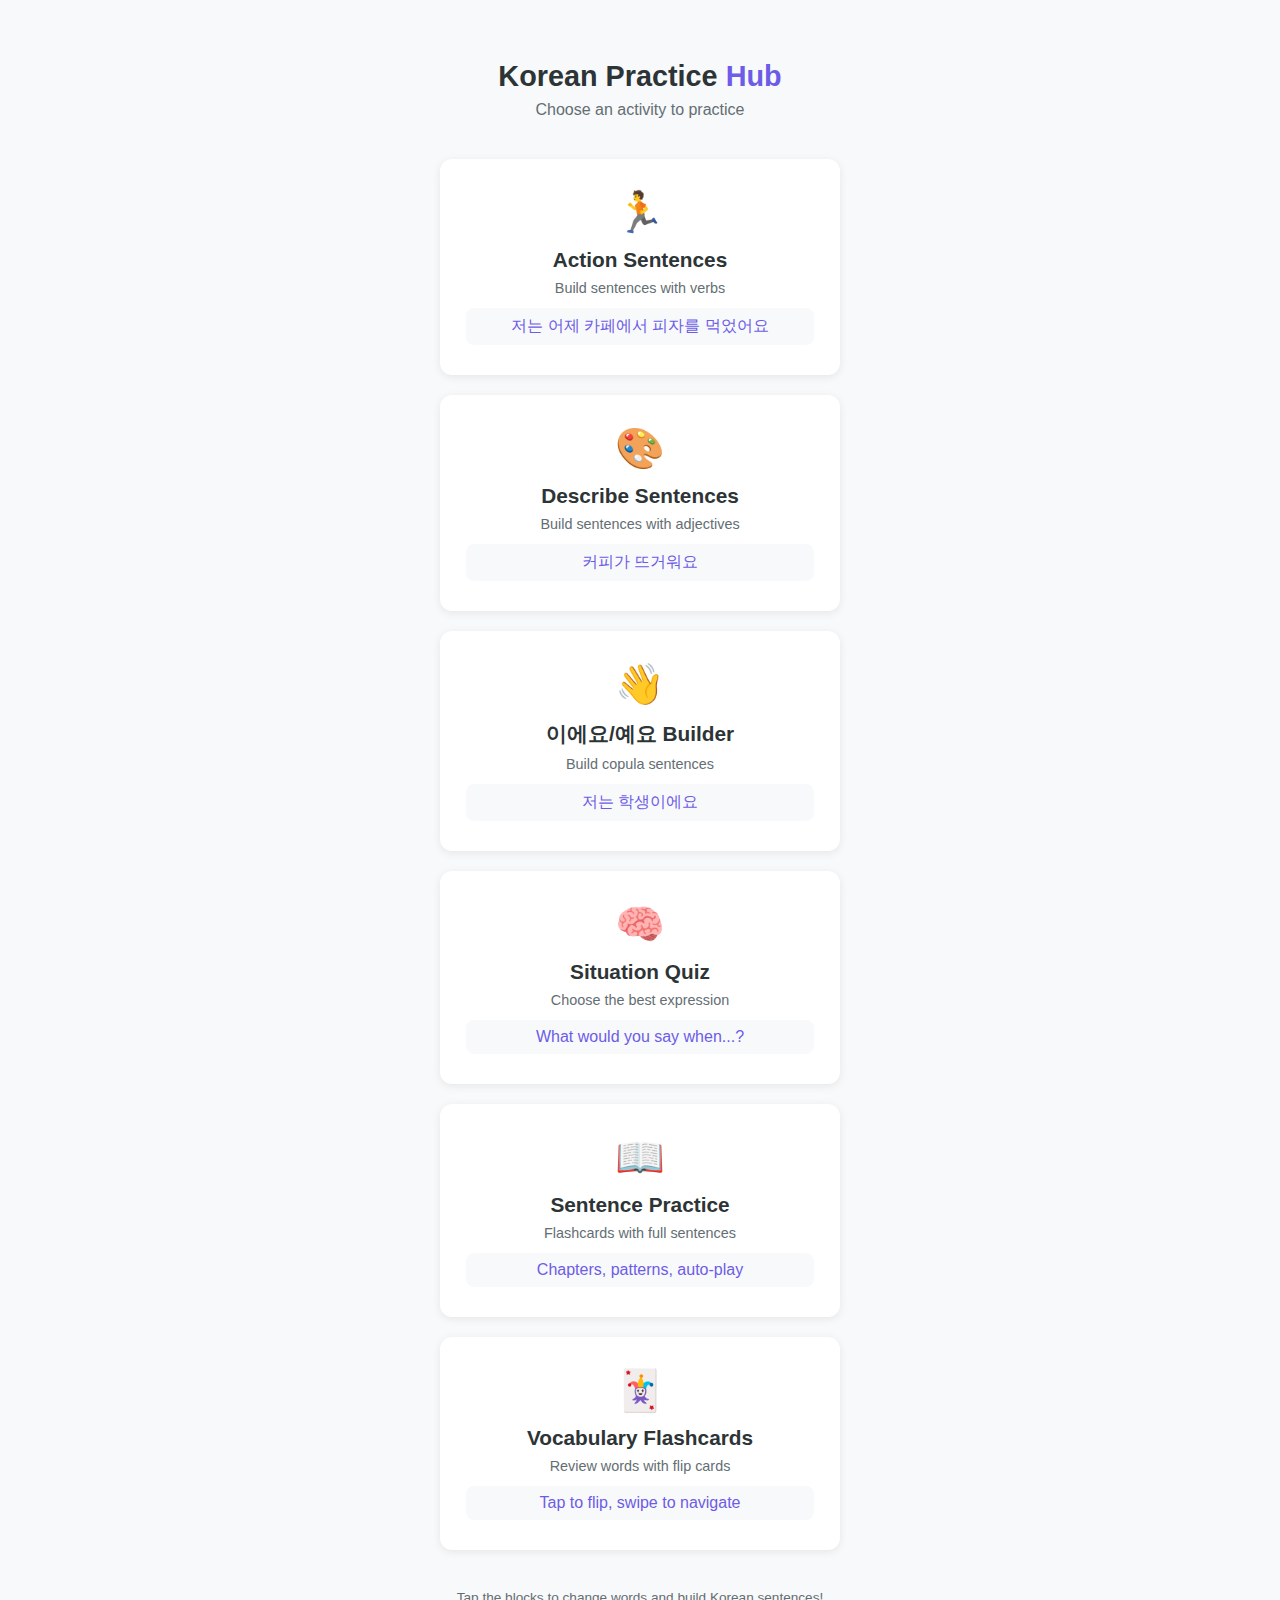
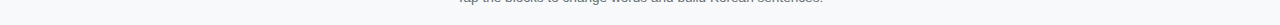
<file: index.html>
<!DOCTYPE html>
<html lang="en">
<head>
  <meta charset="UTF-8">
  <meta name="viewport" content="width=device-width, initial-scale=1.0">
  <title>Korean Practice Hub</title>
  <link rel="stylesheet" href="css/styles.css">
</head>
<body>
  <div class="container index-page">
    <header class="app-header">
      <h1>Korean Practice <span class="student-name">Hub</span></h1>
      <p class="subtitle">Choose an activity to practice</p>
    </header>

    <div class="pattern-cards">
      <a href="action.html" class="pattern-card card-action">
        <span class="card-icon">🏃</span>
        <h2>Action Sentences</h2>
        <p class="card-desc">Build sentences with verbs</p>
        <p class="card-example">저는 어제 카페에서 피자를 먹었어요</p>
      </a>

      <a href="describe.html" class="pattern-card card-describe">
        <span class="card-icon">🎨</span>
        <h2>Describe Sentences</h2>
        <p class="card-desc">Build sentences with adjectives</p>
        <p class="card-example">커피가 뜨거워요</p>
      </a>

      <a href="intro.html" class="pattern-card card-intro">
        <span class="card-icon">👋</span>
        <h2>이에요/예요 Builder</h2>
        <p class="card-desc">Build copula sentences</p>
        <p class="card-example">저는 학생이에요</p>
      </a>

      <a href="quiz.html" class="pattern-card card-quiz">
        <span class="card-icon">🧠</span>
        <h2>Situation Quiz</h2>
        <p class="card-desc">Choose the best expression</p>
        <p class="card-example">What would you say when...?</p>
      </a>

      <a href="sentences.html" class="pattern-card card-sentences">
        <span class="card-icon">📖</span>
        <h2>Sentence Practice</h2>
        <p class="card-desc">Flashcards with full sentences</p>
        <p class="card-example">Chapters, patterns, auto-play</p>
      </a>

      <a href="flashcards.html" class="pattern-card card-flashcard">
        <span class="card-icon">🃏</span>
        <h2>Vocabulary Flashcards</h2>
        <p class="card-desc">Review words with flip cards</p>
        <p class="card-example">Tap to flip, swipe to navigate</p>
      </a>
    </div>

    <footer class="app-footer">
      <p>Tap the blocks to change words and build Korean sentences!</p>
    </footer>
  </div>
  <script src="js/common.js"></script>
</body>
</html>
</file>
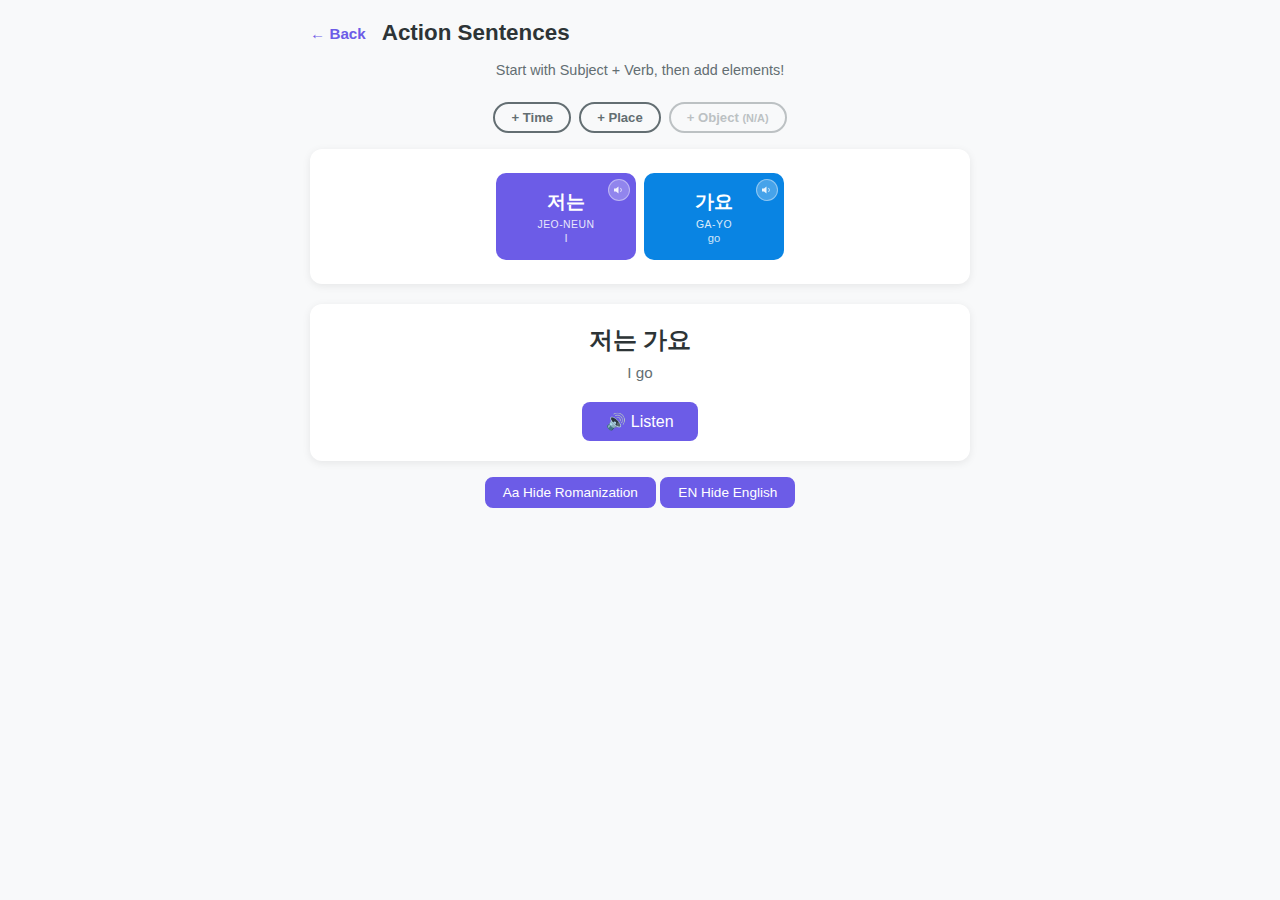
<file: action.html>
<!DOCTYPE html>
<html lang="en">
<head>
  <meta charset="UTF-8">
  <meta name="viewport" content="width=device-width, initial-scale=1.0">
  <title>Action Sentences — Hub</title>
  <link rel="stylesheet" href="css/styles.css">
</head>
<body>
  <div class="container builder-page">
    <header class="page-header">
      <a href="index.html" class="back-btn">&larr; Back</a>
      <h1>Action Sentences</h1>
    </header>

    <p class="instruction">Start with Subject + Verb, then add elements!</p>

    <div class="element-toggles">
      <button class="element-toggle" data-element="time">+ Time</button>
      <button class="element-toggle" data-element="place">+ Place</button>
      <button class="element-toggle" data-element="object">+ Object</button>
    </div>

    <div class="sentence-area" id="sentence-area">
      <div class="block-row">
        <div class="block" id="block-subject" data-slot="subject">
          <span class="block-kr"></span>
          <span class="block-rom"></span>
          <span class="block-en"></span>
        </div>
        <div class="block hidden" id="block-time" data-slot="time">
          <span class="block-kr"></span>
          <span class="block-rom"></span>
          <span class="block-en"></span>
        </div>
        <div class="block hidden" id="block-place" data-slot="place">
          <span class="block-kr"></span>
          <span class="block-rom"></span>
          <span class="block-en"></span>
        </div>
        <div class="block hidden" id="block-object" data-slot="object">
          <span class="block-kr"></span>
          <span class="block-rom"></span>
          <span class="block-en"></span>
        </div>
        <div class="block" id="block-verb" data-slot="verb">
          <span class="block-kr"></span>
          <span class="block-rom"></span>
          <span class="block-en"></span>
        </div>
      </div>
    </div>

    <div class="result-area">
      <div class="full-sentence" id="full-sentence"></div>
      <div class="translation" id="translation"></div>
      <button class="tts-btn-large" id="speak-btn" title="Listen to sentence">🔊 Listen</button>
    </div>

    <div class="rom-toggle">
      <button class="btn-rom active" id="toggle-rom">Aa Hide Romanization</button>
      <button class="btn-rom active" id="toggle-en">EN Hide English</button>
    </div>
  </div>

  <script src="js/common.js"></script>
  <script src="js/action-builder.js"></script>
</body>
</html>
</file>
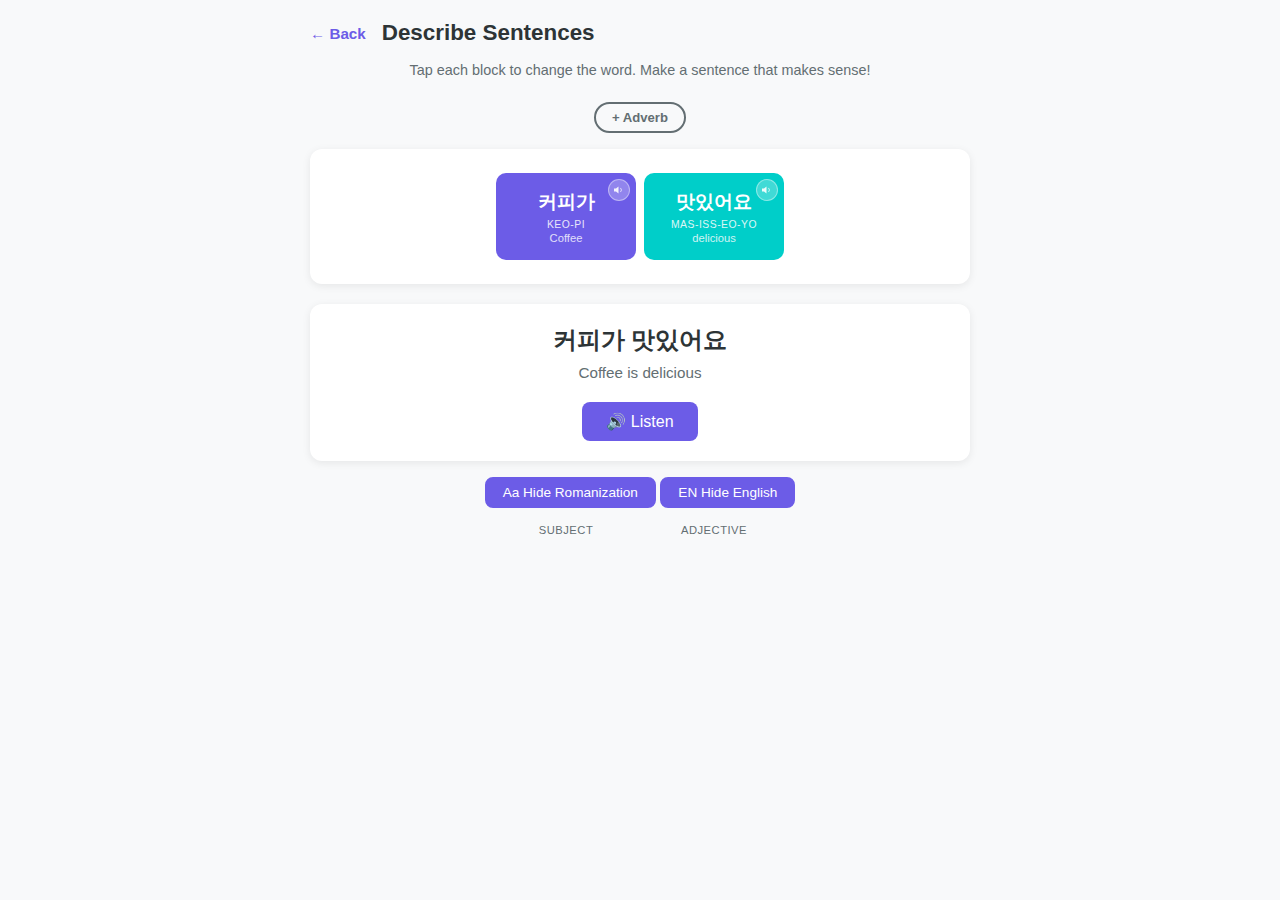
<file: describe.html>
<!DOCTYPE html>
<html lang="en">
<head>
  <meta charset="UTF-8">
  <meta name="viewport" content="width=device-width, initial-scale=1.0">
  <title>Describe Sentences — Hub</title>
  <link rel="stylesheet" href="css/styles.css">
</head>
<body>
  <div class="container builder-page">
    <header class="page-header">
      <a href="index.html" class="back-btn">&larr; Back</a>
      <h1>Describe Sentences</h1>
    </header>

    <p class="instruction">Tap each block to change the word. Make a sentence that makes sense!</p>

    <div class="element-toggles">
      <button class="element-toggle" data-element="adverb">+ Adverb</button>
    </div>

    <div class="sentence-area" id="sentence-area">
      <div class="block-row describe-row">
        <div class="block" id="block-subject" data-slot="subject">
          <span class="block-kr"></span>
          <span class="block-rom"></span>
          <span class="block-en"></span>
        </div>
        <div class="block block-adverb hidden" id="block-adverb" data-slot="adverb">
          <span class="block-kr"></span>
          <span class="block-rom"></span>
          <span class="block-en"></span>
        </div>
        <div class="block" id="block-adjective" data-slot="adjective">
          <span class="block-kr"></span>
          <span class="block-rom"></span>
          <span class="block-en"></span>
        </div>
      </div>
    </div>

    <div class="result-area">
      <div class="full-sentence" id="full-sentence"></div>
      <div class="translation" id="translation"></div>
      <button class="tts-btn-large" id="speak-btn" title="Listen to sentence">🔊 Listen</button>
    </div>

    <div class="rom-toggle">
      <button class="btn-rom active" id="toggle-rom">Aa Hide Romanization</button>
      <button class="btn-rom active" id="toggle-en">EN Hide English</button>
    </div>

    <div class="slot-labels describe-labels">
      <span>Subject</span>
      <span class="adverb-label hidden" id="adverb-label">Adverb</span>
      <span>Adjective</span>
    </div>
  </div>

  <script src="js/common.js"></script>
  <script src="js/describe-builder.js"></script>
</body>
</html>
</file>
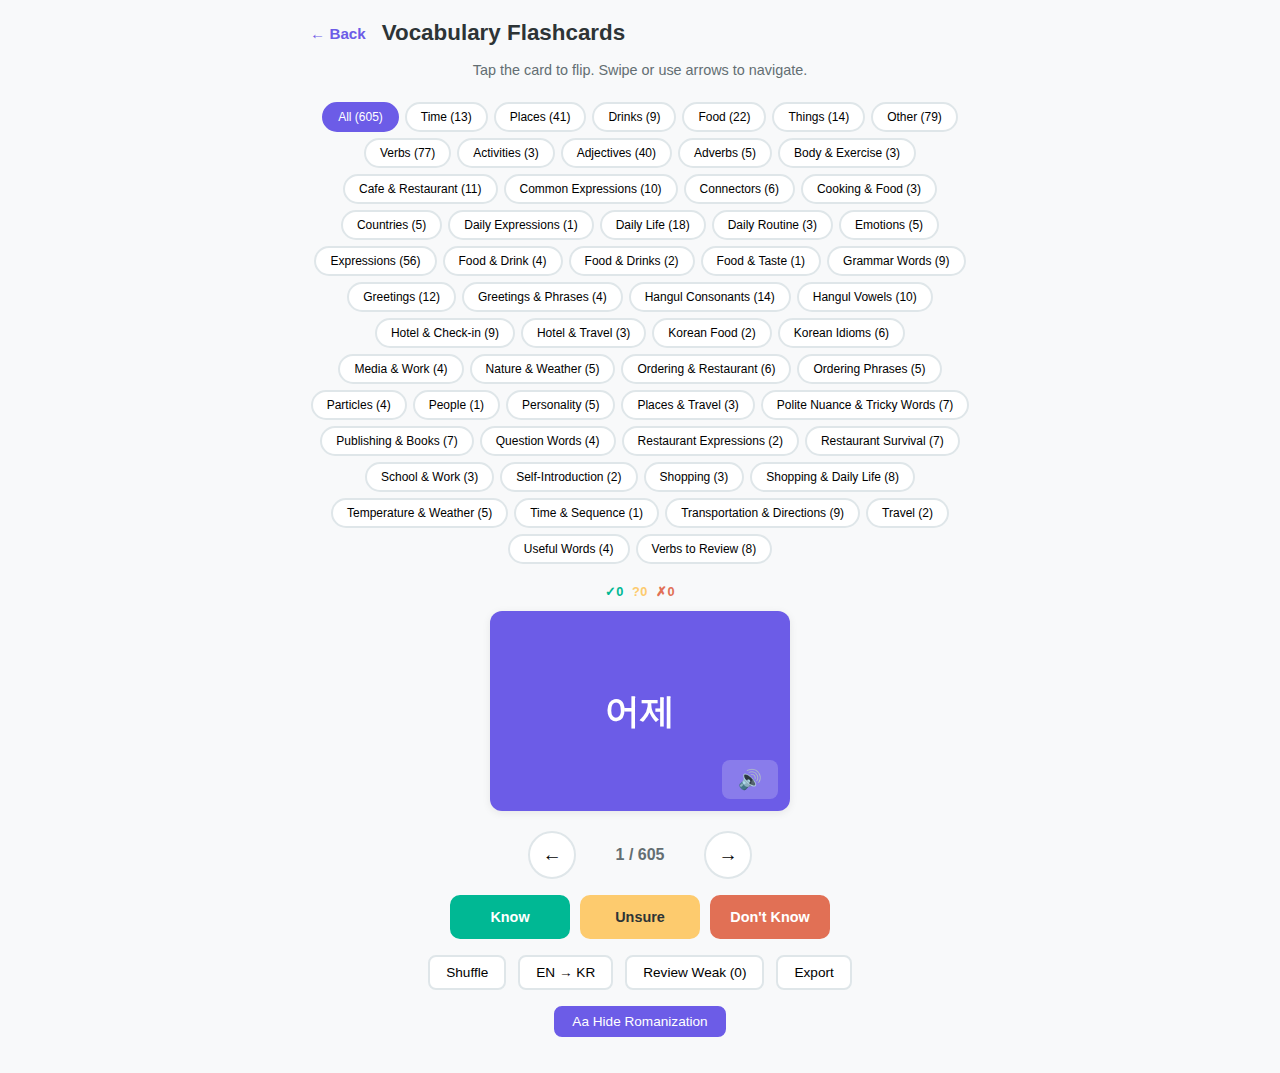
<file: flashcards.html>
<!DOCTYPE html>
<html lang="en">
<head>
  <meta charset="UTF-8">
  <meta name="viewport" content="width=device-width, initial-scale=1.0">
  <title>Flashcards — Hub</title>
  <link rel="stylesheet" href="css/styles.css">
</head>
<body>
  <div class="container builder-page">
    <header class="page-header">
      <a href="index.html" class="back-btn">&larr; Back</a>
      <h1>Vocabulary Flashcards</h1>
    </header>

    <p class="instruction">Tap the card to flip. Swipe or use arrows to navigate.</p>

    <div class="category-tabs" id="category-tabs"></div>

    <div class="review-banner hidden" id="review-banner">
      <span>Reviewing weak words</span>
      <button class="review-exit-btn" id="review-exit-btn">Show All</button>
    </div>

    <div class="mastery-stats" id="mastery-stats"></div>

    <div class="flashcard-area">
      <div class="flashcard" id="flashcard">
        <div class="flashcard-inner" id="flashcard-inner">
          <div class="flashcard-front">
            <span class="card-korean" id="card-korean"></span>
            <button class="tts-btn" id="card-tts" title="Listen">🔊</button>
          </div>
          <div class="flashcard-back">
            <span class="card-english" id="card-english"></span>
            <span class="card-romanization" id="card-romanization"></span>
          </div>
        </div>
      </div>
    </div>

    <div class="flashcard-controls">
      <button class="fc-btn" id="prev-btn">&larr;</button>
      <span class="fc-progress" id="progress">1 / 10</span>
      <button class="fc-btn" id="next-btn">&rarr;</button>
    </div>

    <div class="response-buttons" id="response-buttons">
      <button class="resp-btn resp-know" data-resp="know" title="Press 1">Know</button>
      <button class="resp-btn resp-unsure" data-resp="unsure" title="Press 2">Unsure</button>
      <button class="resp-btn resp-dont-know" data-resp="dont_know" title="Press 3">Don't Know</button>
    </div>

    <div class="flashcard-actions">
      <button class="fc-action-btn" id="shuffle-btn">Shuffle</button>
      <button class="fc-action-btn" id="direction-btn">EN &rarr; KR</button>
      <button class="fc-action-btn" id="review-weak-btn">Review Weak (0)</button>
      <button class="fc-action-btn" id="export-btn">Export</button>
    </div>

    <div class="rom-toggle">
      <button class="btn-rom active" id="toggle-rom">Aa Hide Romanization</button>
    </div>
  </div>

  <script src="js/common.js"></script>
  <script src="js/flashcard.js"></script>
</body>
</html>
</file>
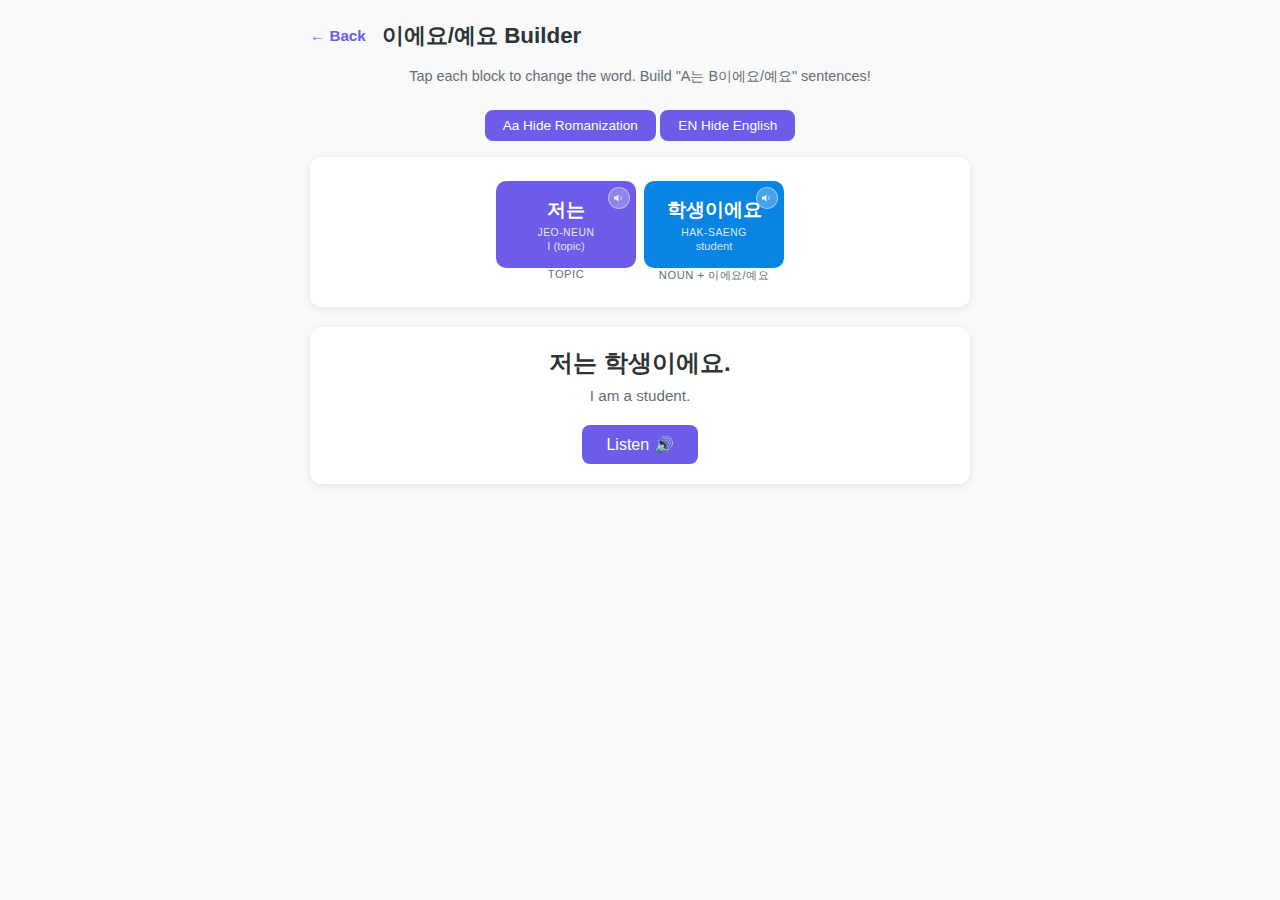
<file: intro.html>
<!DOCTYPE html>
<html lang="en">
<head>
  <meta charset="UTF-8">
  <meta name="viewport" content="width=device-width, initial-scale=1.0">
  <title>이에요/예요 Builder — Hub</title>
  <link rel="stylesheet" href="css/styles.css">
</head>
<body>
  <div class="container builder-page">
    <header class="page-header">
      <a href="index.html" class="back-btn">&larr; Back</a>
      <h1>이에요/예요 Builder</h1>
    </header>

    <p class="instruction">Tap each block to change the word. Build "A는 B이에요/예요" sentences!</p>

    <div class="rom-toggle">
      <button class="btn-rom active" id="toggle-rom">Aa Hide Romanization</button>
      <button class="btn-rom active" id="toggle-en">EN Hide English</button>
    </div>

    <div class="sentence-area">
      <div class="block-row">
        <div class="block" data-slot="topic" id="block-topic">
          <span class="block-kr"></span>
          <span class="block-rom"></span>
          <span class="block-en"></span>
        </div>
        <div class="block" data-slot="noun" id="block-noun">
          <span class="block-kr"></span>
          <span class="block-rom"></span>
          <span class="block-en"></span>
        </div>
      </div>
      <div class="slot-labels">
        <span>TOPIC</span>
        <span>NOUN + 이에요/예요</span>
      </div>
    </div>

    <div class="result-area">
      <p class="full-sentence" id="full-sentence"></p>
      <p class="translation" id="translation"></p>
      <button class="tts-btn-large" id="tts-btn">Listen 🔊</button>
    </div>
  </div>

  <script src="js/common.js"></script>
  <script src="js/intro-builder.js"></script>
</body>
</html>
</file>
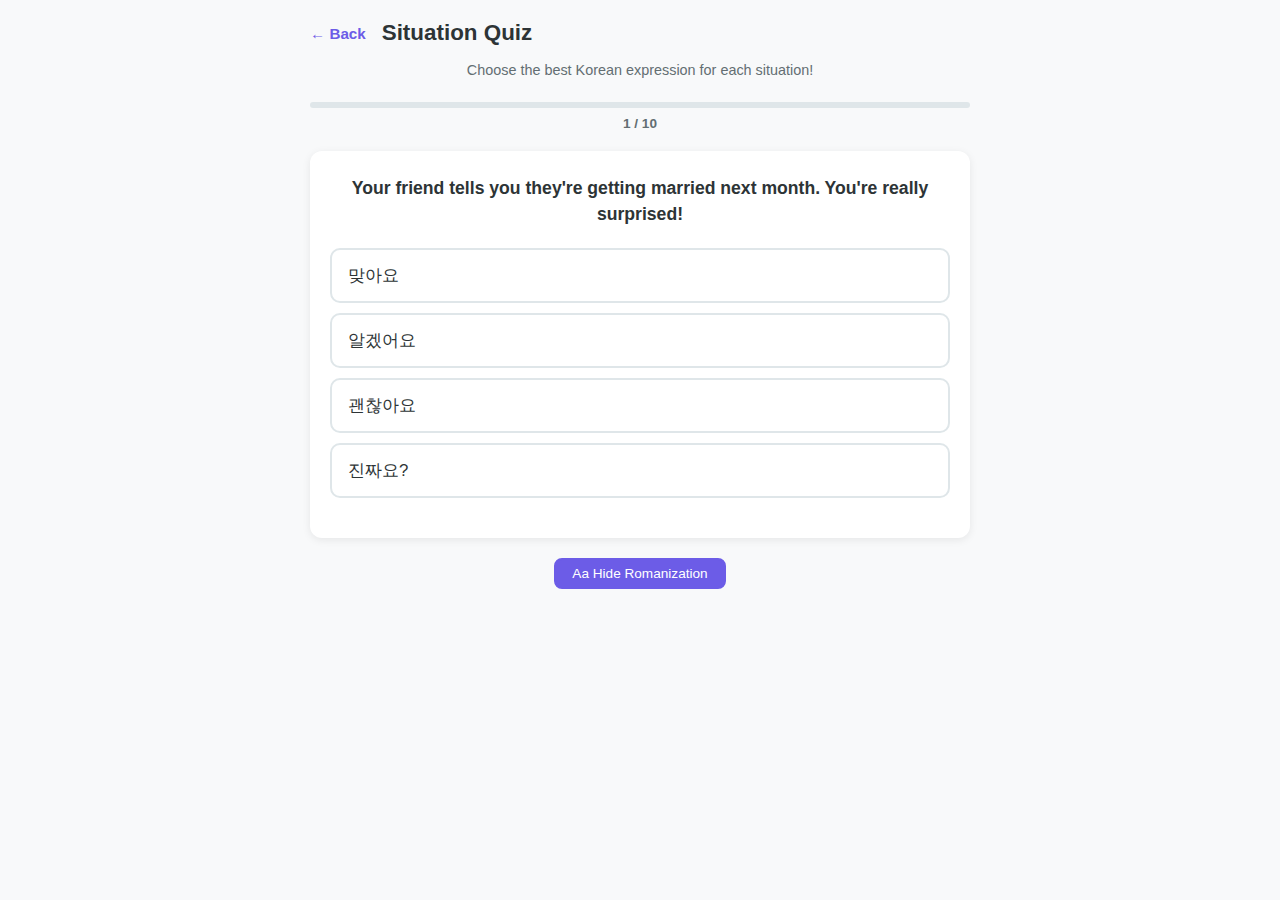
<file: quiz.html>
<!DOCTYPE html>
<html lang="en">
<head>
  <meta charset="UTF-8">
  <meta name="viewport" content="width=device-width, initial-scale=1.0">
  <title>Situation Quiz — Hub</title>
  <link rel="stylesheet" href="css/styles.css">
</head>
<body>
  <div class="container builder-page">
    <header class="page-header">
      <a href="index.html" class="back-btn">&larr; Back</a>
      <h1>Situation Quiz</h1>
    </header>

    <p class="instruction" id="quiz-desc">Choose the best Korean expression for each situation!</p>

    <!-- Progress bar -->
    <div class="quiz-progress-bar">
      <div class="quiz-progress-fill" id="progress-fill"></div>
    </div>
    <p class="quiz-progress-text" id="progress-text">1 / 10</p>

    <!-- Question card -->
    <div class="quiz-card" id="quiz-card">
      <div class="quiz-situation" id="situation-text"></div>
      <div class="quiz-options" id="options-container"></div>
      <div class="quiz-feedback hidden" id="feedback">
        <div class="feedback-icon" id="feedback-icon"></div>
        <div class="feedback-answer" id="feedback-answer"></div>
        <div class="feedback-rom" id="feedback-rom"></div>
        <div class="feedback-explain" id="feedback-explain"></div>
      </div>
      <button class="quiz-next-btn hidden" id="next-btn">Next &rarr;</button>
    </div>

    <!-- Results screen -->
    <div class="quiz-results hidden" id="results-screen">
      <div class="results-icon">🎉</div>
      <h2 id="results-title">Quiz Complete!</h2>
      <p class="results-score" id="results-score"></p>
      <div class="results-breakdown" id="results-breakdown"></div>
      <div class="results-actions">
        <button class="quiz-restart-btn" id="retry-btn">Try Again</button>
        <a href="index.html" class="quiz-home-btn">&larr; Home</a>
      </div>
    </div>

    <div class="rom-toggle">
      <button class="btn-rom active" id="toggle-rom">Aa Hide Romanization</button>
    </div>
  </div>

  <script src="js/common.js"></script>
  <script src="js/quiz.js"></script>
</body>
</html>
</file>
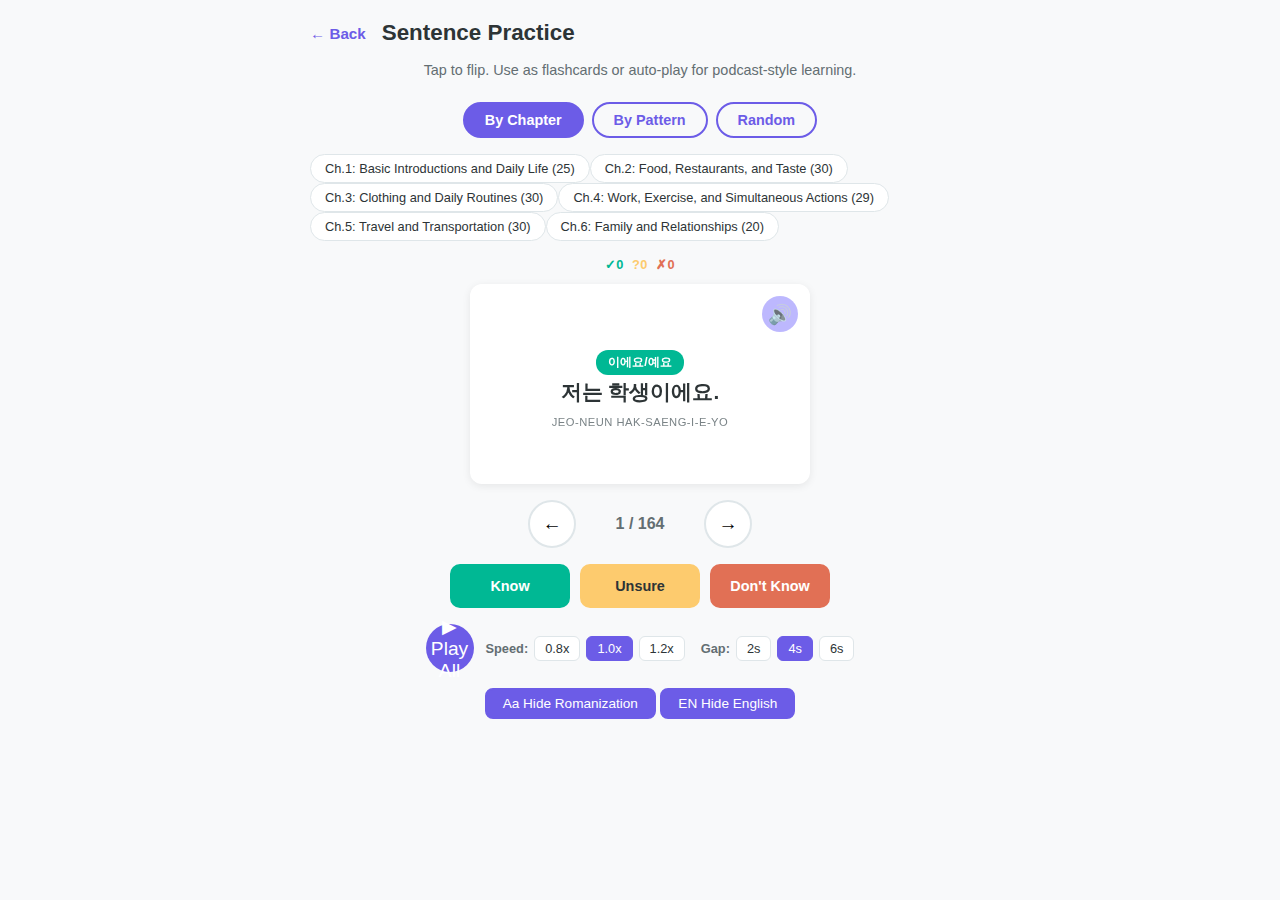
<file: sentences.html>
<!DOCTYPE html>
<html lang="en">
<head>
  <meta charset="UTF-8">
  <meta name="viewport" content="width=device-width, initial-scale=1.0">
  <title>Sentence Practice — Hub</title>
  <link rel="stylesheet" href="css/styles.css">
</head>
<body>
  <div class="container builder-page">
    <header class="page-header">
      <a href="index.html" class="back-btn">&larr; Back</a>
      <h1>Sentence Practice</h1>
    </header>

    <p class="instruction">Tap to flip. Use as flashcards or auto-play for podcast-style learning.</p>

    <!-- Mode Tabs -->
    <div class="mode-tabs" id="mode-tabs">
      <button class="mode-tab active" data-mode="chapter">By Chapter</button>
      <button class="mode-tab" data-mode="pattern">By Pattern</button>
      <button class="mode-tab" data-mode="random">Random</button>
    </div>

    <!-- Filter Panel -->
    <div class="filter-panel" id="filter-panel">
      <div class="filter-section" id="chapter-filters"></div>
      <div class="filter-section hidden" id="pattern-filters"></div>
    </div>

    <!-- Mastery Stats -->
    <div class="mastery-stats" id="mastery-stats"></div>

    <!-- Sentence Card Area -->
    <div class="sentence-card-area">
      <div class="sentence-card" id="sentence-card">
        <div class="sentence-inner" id="sentence-inner">
          <!-- Front: Korean -->
          <div class="sentence-front">
            <div class="sentence-pattern" id="pattern-tag"></div>
            <span class="sentence-kr" id="sentence-kr"></span>
            <span class="sentence-rom" id="sentence-rom"></span>
            <button class="tts-btn sentence-listen" id="card-tts" title="Listen">🔊</button>
          </div>
          <!-- Back: English + Vocab -->
          <div class="sentence-back">
            <span class="sentence-en" id="sentence-en"></span>
            <div class="sentence-vocab" id="vocab-list"></div>
          </div>
        </div>
      </div>
    </div>

    <!-- Auto-Play Progress -->
    <div class="autoplay-progress hidden" id="autoplay-progress">
      <span id="autoplay-status">Playing 1 of 25...</span>
    </div>

    <!-- Navigation -->
    <div class="flashcard-controls">
      <button class="fc-btn" id="prev-btn">&larr;</button>
      <span class="fc-progress" id="progress">0 / 0</span>
      <button class="fc-btn" id="next-btn">&rarr;</button>
    </div>

    <!-- Response Buttons -->
    <div class="response-buttons" id="response-buttons">
      <button class="resp-btn resp-know" data-resp="know" title="Press 1">Know</button>
      <button class="resp-btn resp-unsure" data-resp="unsure" title="Press 2">Unsure</button>
      <button class="resp-btn resp-dont-know" data-resp="dont_know" title="Press 3">Don't Know</button>
    </div>

    <!-- Auto-Play Controls -->
    <div class="autoplay-controls" id="autoplay-controls">
      <button class="autoplay-btn" id="play-btn">▶ Play All</button>
      <button class="autoplay-btn hidden" id="pause-btn">⏸ Pause</button>
      <button class="autoplay-btn hidden" id="stop-btn">⏹ Stop</button>

      <div class="autoplay-settings">
        <div class="setting-group">
          <label>Speed:</label>
          <button class="setting-btn" data-speed="0.8">0.8x</button>
          <button class="setting-btn active" data-speed="1.0">1.0x</button>
          <button class="setting-btn" data-speed="1.2">1.2x</button>
        </div>
        <div class="setting-group">
          <label>Gap:</label>
          <button class="setting-btn" data-gap="2000">2s</button>
          <button class="setting-btn active" data-gap="4000">4s</button>
          <button class="setting-btn" data-gap="6000">6s</button>
        </div>
      </div>
    </div>

    <!-- Toggles -->
    <div class="rom-toggle">
      <button class="btn-rom active" id="toggle-rom">Aa Hide Romanization</button>
      <button class="btn-rom active" id="toggle-en">EN Hide English</button>
    </div>
  </div>

  <script src="js/common.js"></script>
  <script src="js/sentence-practice.js"></script>
</body>
</html>
</file>
<file: css/styles.css>
/* === Korean Practice — Sentence Builder === */

:root {
  --primary: #6C5CE7;
  --primary-light: #A29BFE;
  --accent: #00B894;
  --bg: #F8F9FA;
  --card-bg: #FFFFFF;
  --text: #2D3436;
  --text-light: #636E72;
  --border: #DFE6E9;
  --shadow: 0 2px 8px rgba(0,0,0,0.08);
  --radius: 12px;

  --block-subject: #6C5CE7;
  --block-time: #FDCB6E;
  --block-place: #00B894;
  --block-object: #E17055;
  --block-verb: #0984E3;
  --block-adverb: #E84393;
  --block-adjective: #00CEC9;
}

* { box-sizing: border-box; margin: 0; padding: 0; }

body {
  font-family: -apple-system, BlinkMacSystemFont, 'Segoe UI', sans-serif;
  background: var(--bg);
  color: var(--text);
  min-height: 100vh;
}

.container {
  max-width: 700px;
  margin: 0 auto;
  padding: 20px;
}

/* --- Index Page --- */
.index-page { text-align: center; padding-top: 60px; }

.app-header h1 {
  font-size: 1.8rem;
  margin-bottom: 8px;
}

.student-name { color: var(--primary); }

.subtitle {
  color: var(--text-light);
  font-size: 1rem;
  margin-bottom: 40px;
}

.pattern-cards {
  display: flex;
  flex-direction: column;
  gap: 20px;
  max-width: 400px;
  margin: 0 auto;
}

.pattern-card {
  display: block;
  background: var(--card-bg);
  border-radius: var(--radius);
  padding: 28px 24px;
  text-decoration: none;
  color: var(--text);
  box-shadow: var(--shadow);
  border: 2px solid transparent;
  transition: transform 0.15s, border-color 0.15s;
}

.pattern-card:hover {
  transform: translateY(-2px);
  border-color: var(--primary-light);
}

.card-icon { font-size: 2.5rem; display: block; margin-bottom: 12px; }

.pattern-card h2 { font-size: 1.3rem; margin-bottom: 8px; }

.card-desc { color: var(--text-light); font-size: 0.9rem; margin-bottom: 12px; }

.card-example {
  background: var(--bg);
  padding: 8px 14px;
  border-radius: 8px;
  font-size: 1rem;
  color: var(--primary);
}

.app-footer {
  margin-top: 40px;
  color: var(--text-light);
  font-size: 0.85rem;
}

/* --- Builder Pages --- */
.page-header {
  display: flex;
  align-items: center;
  gap: 16px;
  margin-bottom: 16px;
}

.page-header h1 { font-size: 1.4rem; }

.back-btn {
  text-decoration: none;
  color: var(--primary);
  font-weight: 600;
  font-size: 0.95rem;
}

.instruction {
  color: var(--text-light);
  font-size: 0.9rem;
  margin-bottom: 24px;
  text-align: center;
}

/* --- Sentence Blocks --- */
.sentence-area {
  background: var(--card-bg);
  border-radius: var(--radius);
  padding: 24px 16px;
  box-shadow: var(--shadow);
  margin-bottom: 20px;
}

.block-row {
  display: flex;
  gap: 8px;
  flex-wrap: wrap;
  justify-content: center;
}

.block {
  flex: 1;
  min-width: 80px;
  max-width: 140px;
  padding: 14px 8px;
  border-radius: 10px;
  text-align: center;
  cursor: pointer;
  user-select: none;
  transition: transform 0.12s, box-shadow 0.12s;
  border: 2px solid transparent;
}

.block:active { transform: scale(0.95); }

.block:hover {
  box-shadow: 0 4px 12px rgba(0,0,0,0.15);
}

.block[data-slot="subject"] { background: var(--block-subject); color: #fff; }
.block[data-slot="time"] { background: var(--block-time); color: var(--text); }
.block[data-slot="place"] { background: var(--block-place); color: #fff; }
.block[data-slot="object"] { background: var(--block-object); color: #fff; }
.block[data-slot="verb"] { background: var(--block-verb); color: #fff; }
.block[data-slot="adverb"] { background: var(--block-adverb); color: #fff; }
.block[data-slot="adjective"] { background: var(--block-adjective); color: #fff; }

.block-kr {
  display: block;
  font-size: 1.2rem;
  font-weight: 700;
  margin-bottom: 4px;
}

.block-rom {
  display: block;
  font-size: 0.65rem;
  opacity: 0.85;
  margin-bottom: 2px;
  text-transform: uppercase;
  letter-spacing: 0.5px;
}

.block-en {
  display: block;
  font-size: 0.7rem;
  opacity: 0.8;
}

.block.pulse {
  animation: pulse 0.3s ease;
}

@keyframes pulse {
  0% { transform: scale(1); }
  50% { transform: scale(1.08); }
  100% { transform: scale(1); }
}

/* --- Result Area --- */
.result-area {
  text-align: center;
  padding: 20px;
  background: var(--card-bg);
  border-radius: var(--radius);
  box-shadow: var(--shadow);
  margin-bottom: 16px;
}

.full-sentence {
  font-size: 1.5rem;
  font-weight: 700;
  margin-bottom: 8px;
  color: var(--text);
  min-height: 2rem;
}

.translation {
  font-size: 0.95rem;
  color: var(--text-light);
  margin-bottom: 16px;
  min-height: 1.4rem;
}

.tts-btn-large {
  background: var(--primary);
  color: #fff;
  border: none;
  padding: 10px 24px;
  border-radius: 8px;
  font-size: 1rem;
  cursor: pointer;
  transition: background 0.15s;
}

.tts-btn-large:hover { background: var(--primary-light); }
.tts-btn-large:active { transform: scale(0.97); }

/* --- Slot Labels --- */
.slot-labels {
  display: flex;
  justify-content: center;
  gap: 8px;
  flex-wrap: wrap;
}

.slot-labels span {
  flex: 1;
  min-width: 80px;
  max-width: 140px;
  text-align: center;
  font-size: 0.7rem;
  color: var(--text-light);
  text-transform: uppercase;
  letter-spacing: 0.5px;
}

/* --- Element Toggle Buttons (Action Builder) --- */
.element-toggles {
  display: flex;
  gap: 8px;
  justify-content: center;
  margin-bottom: 16px;
  flex-wrap: wrap;
}

.element-toggle {
  background: var(--bg-card);
  color: var(--text-light);
  border: 2px solid var(--text-light);
  padding: 6px 16px;
  border-radius: 20px;
  font-size: 0.82rem;
  font-weight: 600;
  cursor: pointer;
  transition: all 0.2s;
}

.element-toggle:hover {
  background: rgba(107, 114, 128, 0.1);
}

.element-toggle.active {
  background: var(--primary);
  color: #fff;
  border-color: var(--primary);
}

.element-toggle:disabled {
  opacity: 0.4;
  cursor: not-allowed;
}

/* --- Adverb Toggle --- */
.adverb-toggle {
  text-align: center;
  margin-bottom: 16px;
}

.btn-adverb {
  background: var(--block-adverb);
  color: #fff;
  border: none;
  padding: 8px 20px;
  border-radius: 8px;
  font-size: 0.9rem;
  cursor: pointer;
  transition: opacity 0.15s;
}

.btn-adverb:hover { opacity: 0.85; }
.btn-adverb.active { background: var(--text-light); }

/* --- Romanization Toggle --- */
.rom-toggle {
  text-align: center;
  margin-bottom: 16px;
}

.btn-rom {
  background: var(--card-bg);
  color: var(--text);
  border: 2px solid var(--border);
  padding: 6px 16px;
  border-radius: 8px;
  font-size: 0.85rem;
  cursor: pointer;
  transition: border-color 0.15s, background 0.15s;
}

.btn-rom:hover { border-color: var(--primary-light); }
.btn-rom.active { background: var(--primary); color: #fff; border-color: var(--primary); }

body.hide-rom .block-rom { display: none !important; }
body.hide-rom .card-romanization { display: none !important; }
body.hide-en .block-en { display: none !important; }
body.hide-en .card-english { display: none !important; }

/* --- Flashcard Page --- */
.category-tabs {
  display: flex;
  gap: 6px;
  flex-wrap: wrap;
  justify-content: center;
  margin-bottom: 20px;
}

.cat-tab {
  background: var(--card-bg);
  border: 2px solid var(--border);
  padding: 6px 14px;
  border-radius: 20px;
  font-size: 0.75rem;
  cursor: pointer;
  transition: all 0.15s;
}

.cat-tab:hover { border-color: var(--primary-light); }
.cat-tab.active { background: var(--primary); color: #fff; border-color: var(--primary); }

.flashcard-area {
  display: flex;
  justify-content: center;
  margin-bottom: 20px;
  perspective: 1000px;
}

.flashcard {
  width: 300px;
  height: 200px;
  cursor: pointer;
  perspective: 1000px;
}

.flashcard-inner {
  width: 100%;
  height: 100%;
  position: relative;
  transition: transform 0.5s;
  transform-style: preserve-3d;
}

.flashcard-inner.flipped {
  transform: rotateY(180deg);
}

.flashcard-front, .flashcard-back {
  position: absolute;
  width: 100%;
  height: 100%;
  backface-visibility: hidden;
  border-radius: var(--radius);
  box-shadow: var(--shadow);
  display: flex;
  flex-direction: column;
  align-items: center;
  justify-content: center;
  padding: 20px;
}

.flashcard-front {
  background: var(--primary);
  color: #fff;
}

.flashcard-back {
  background: var(--card-bg);
  color: var(--text);
  transform: rotateY(180deg);
}

.card-korean {
  font-size: 2.2rem;
  font-weight: 700;
}

.card-english {
  font-size: 1.3rem;
  font-weight: 600;
  margin-bottom: 8px;
}

.card-romanization {
  font-size: 0.9rem;
  color: var(--text-light);
  text-transform: uppercase;
  letter-spacing: 0.5px;
}

.tts-btn {
  background: rgba(255,255,255,0.2);
  border: none;
  padding: 8px 16px;
  border-radius: 8px;
  font-size: 1.2rem;
  cursor: pointer;
  position: absolute;
  bottom: 12px;
  right: 12px;
  transition: background 0.15s;
}

.tts-btn:hover { background: rgba(255,255,255,0.3); }

.flashcard-controls {
  display: flex;
  align-items: center;
  justify-content: center;
  gap: 24px;
  margin-bottom: 16px;
}

.fc-btn {
  background: var(--card-bg);
  border: 2px solid var(--border);
  width: 48px;
  height: 48px;
  border-radius: 50%;
  font-size: 1.2rem;
  cursor: pointer;
  transition: all 0.15s;
  display: flex;
  align-items: center;
  justify-content: center;
}

.fc-btn:hover { border-color: var(--primary); background: var(--primary); color: #fff; }

.fc-progress {
  font-size: 1rem;
  color: var(--text-light);
  font-weight: 600;
  min-width: 80px;
  text-align: center;
}

.flashcard-actions {
  display: flex;
  gap: 12px;
  justify-content: center;
  margin-bottom: 16px;
}

.fc-action-btn {
  background: var(--card-bg);
  border: 2px solid var(--border);
  padding: 8px 16px;
  border-radius: 8px;
  font-size: 0.85rem;
  cursor: pointer;
  transition: all 0.15s;
}

.fc-action-btn:hover { border-color: var(--primary-light); }

/* --- Block TTS Button --- */
.block {
  position: relative;
}

.block-tts-btn {
  position: absolute;
  top: 4px;
  right: 4px;
  width: 22px;
  height: 22px;
  border-radius: 50%;
  background: rgba(255,255,255,0.25);
  border: 1.5px solid rgba(255,255,255,0.4);
  cursor: pointer;
  display: flex;
  align-items: center;
  justify-content: center;
  transition: background 0.15s, transform 0.15s;
  padding: 0;
  z-index: 2;
}

.block-tts-btn:hover {
  background: rgba(255,255,255,0.45);
  transform: scale(1.15);
}

.block-tts-btn:active {
  transform: scale(0.9);
}

.block-tts-btn svg {
  width: 12px;
  height: 12px;
  fill: rgba(255,255,255,0.9);
}

/* Time block has dark text, adjust TTS button */
.block[data-slot="time"] .block-tts-btn {
  background: rgba(0,0,0,0.1);
  border-color: rgba(0,0,0,0.2);
}

.block[data-slot="time"] .block-tts-btn:hover {
  background: rgba(0,0,0,0.2);
}

.block[data-slot="time"] .block-tts-btn svg {
  fill: rgba(0,0,0,0.6);
}

/* --- Response Tracking Buttons --- */
.response-buttons {
  display: flex;
  gap: 10px;
  justify-content: center;
  margin-bottom: 16px;
}

.resp-btn {
  flex: 1;
  max-width: 120px;
  padding: 12px 8px;
  border-radius: 10px;
  font-size: 0.9rem;
  font-weight: 600;
  cursor: pointer;
  transition: all 0.15s;
  border: 2px solid transparent;
}

.resp-know {
  background: #00B894;
  color: #fff;
  border-color: #00B894;
}

.resp-know:hover { background: #00a381; }

.resp-unsure {
  background: #FDCB6E;
  color: #2D3436;
  border-color: #FDCB6E;
}

.resp-unsure:hover { background: #f0be4a; }

.resp-dont-know {
  background: #E17055;
  color: #fff;
  border-color: #E17055;
}

.resp-dont-know:hover { background: #d05a40; }

.resp-btn.resp-used {
  transform: scale(0.92);
  opacity: 0.6;
}

/* --- Mastery Stats --- */
.mastery-stats {
  text-align: center;
  font-size: 0.8rem;
  color: var(--text-light);
  margin-bottom: 12px;
  letter-spacing: 0.5px;
}

.mastery-stats .stat-know { color: #00B894; font-weight: 600; }
.mastery-stats .stat-unsure { color: #FDCB6E; font-weight: 600; }
.mastery-stats .stat-dont-know { color: #E17055; font-weight: 600; }

/* --- Card Status Badge --- */
.card-badge {
  position: absolute;
  top: 8px;
  left: 8px;
  width: 10px;
  height: 10px;
  border-radius: 50%;
  z-index: 2;
}

.card-badge.know { background: #00B894; }
.card-badge.unsure { background: #FDCB6E; }
.card-badge.dont-know { background: #E17055; }

/* --- Review Banner --- */
.review-banner {
  text-align: center;
  background: var(--primary);
  color: #fff;
  padding: 8px;
  border-radius: 8px;
  margin-bottom: 12px;
  display: flex;
  justify-content: center;
  align-items: center;
  gap: 12px;
  font-size: 0.85rem;
  font-weight: 600;
}

.review-exit-btn {
  background: rgba(255,255,255,0.2);
  border: none;
  color: #fff;
  padding: 4px 12px;
  border-radius: 6px;
  cursor: pointer;
  font-size: 0.8rem;
  transition: background 0.15s;
}

.review-exit-btn:hover { background: rgba(255,255,255,0.35); }

/* ===========================
   Quiz Module
   =========================== */

.quiz-progress-bar {
  width: 100%;
  height: 6px;
  background: var(--border);
  border-radius: 3px;
  margin-bottom: 8px;
  overflow: hidden;
}

.quiz-progress-fill {
  height: 100%;
  background: var(--primary);
  border-radius: 3px;
  transition: width 0.3s ease;
  width: 0%;
}

.quiz-progress-text {
  text-align: center;
  font-size: 0.85rem;
  color: var(--text-light);
  margin-bottom: 20px;
  font-weight: 600;
}

.quiz-card {
  background: var(--card-bg);
  border-radius: var(--radius);
  padding: 24px 20px;
  box-shadow: var(--shadow);
  margin-bottom: 20px;
}

.quiz-situation {
  font-size: 1.1rem;
  font-weight: 600;
  color: var(--text);
  text-align: center;
  margin-bottom: 20px;
  line-height: 1.5;
}

.quiz-options {
  display: flex;
  flex-direction: column;
  gap: 10px;
  margin-bottom: 16px;
}

.quiz-option {
  width: 100%;
  padding: 14px 16px;
  border: 2px solid var(--border);
  border-radius: 10px;
  background: var(--card-bg);
  color: var(--text);
  font-size: 1.05rem;
  cursor: pointer;
  transition: all 0.15s;
  text-align: left;
}

.quiz-option:hover {
  border-color: var(--primary-light);
  background: rgba(108, 92, 231, 0.05);
}

.quiz-option.correct {
  border-color: #00B894;
  background: rgba(0, 184, 148, 0.1);
  color: #00B894;
  font-weight: 600;
}

.quiz-option.wrong {
  border-color: #E17055;
  background: rgba(225, 112, 85, 0.1);
  color: #E17055;
}

.quiz-option:disabled {
  cursor: default;
}

.quiz-feedback {
  background: var(--bg);
  border-radius: 10px;
  padding: 16px;
  margin-bottom: 16px;
  text-align: center;
}

.feedback-icon {
  font-size: 2rem;
  margin-bottom: 8px;
}

.feedback-answer {
  font-size: 1.1rem;
  font-weight: 700;
  color: var(--text);
  margin-bottom: 4px;
}

.feedback-rom {
  font-size: 0.8rem;
  color: var(--text-light);
  text-transform: uppercase;
  letter-spacing: 0.5px;
  margin-bottom: 8px;
}

.feedback-explain {
  font-size: 0.9rem;
  color: var(--text-light);
  line-height: 1.4;
}

.quiz-next-btn {
  display: block;
  width: 100%;
  padding: 12px;
  background: var(--primary);
  color: #fff;
  border: none;
  border-radius: 10px;
  font-size: 1rem;
  font-weight: 600;
  cursor: pointer;
  transition: background 0.15s;
}

.quiz-next-btn:hover { background: var(--primary-light); }

/* Quiz Results */
.quiz-results {
  background: var(--card-bg);
  border-radius: var(--radius);
  padding: 32px 24px;
  box-shadow: var(--shadow);
  text-align: center;
}

.results-icon { font-size: 3rem; margin-bottom: 12px; }

.quiz-results h2 {
  font-size: 1.5rem;
  margin-bottom: 8px;
  color: var(--text);
}

.results-score {
  font-size: 1.1rem;
  color: var(--primary);
  font-weight: 600;
  margin-bottom: 20px;
}

.results-breakdown {
  text-align: left;
  max-width: 400px;
  margin: 0 auto 20px;
}

.result-row {
  display: flex;
  align-items: center;
  gap: 8px;
  padding: 6px 0;
  font-size: 0.95rem;
  border-bottom: 1px solid var(--border);
}

.result-num { color: var(--text-light); min-width: 24px; }
.result-answer { font-weight: 600; }
.result-yours { color: var(--text-light); font-size: 0.85rem; }

.results-actions {
  display: flex;
  gap: 12px;
  justify-content: center;
  margin-top: 16px;
}

.quiz-restart-btn {
  padding: 10px 24px;
  background: var(--primary);
  color: #fff;
  border: none;
  border-radius: 8px;
  font-size: 0.95rem;
  font-weight: 600;
  cursor: pointer;
  transition: background 0.15s;
}

.quiz-restart-btn:hover { background: var(--primary-light); }

.quiz-home-btn {
  padding: 10px 24px;
  background: var(--card-bg);
  color: var(--primary);
  border: 2px solid var(--primary);
  border-radius: 8px;
  font-size: 0.95rem;
  font-weight: 600;
  text-decoration: none;
  transition: all 0.15s;
}

.quiz-home-btn:hover { background: var(--primary); color: #fff; }

/* ===========================
   Sentence Practice Module
   =========================== */

.mode-tabs { display: flex; gap: 8px; justify-content: center; margin: 16px 0; flex-wrap: wrap; }
.mode-tab { padding: 8px 20px; border-radius: 20px; border: 2px solid var(--primary); color: var(--primary); background: transparent; font-weight: 600; cursor: pointer; transition: all .2s; font-size: .9rem; }
.mode-tab.active { background: var(--primary); color: #fff; }
.mode-tab:hover { background: var(--primary-light); color: #fff; }

.filter-panel { display: flex; gap: 6px; justify-content: center; margin: 8px 0 16px; flex-wrap: wrap; }
.filter-btn { padding: 6px 14px; border-radius: 16px; border: 1.5px solid var(--border); background: var(--card-bg); color: var(--text); font-size: .8rem; cursor: pointer; transition: all .2s; }
.filter-btn.active { border-color: var(--primary); background: var(--primary); color: #fff; }
.filter-btn:hover { border-color: var(--primary-light); }

/* Sentence card (wider than flashcard for full sentences) */
.sentence-card { width: 340px; max-width: 92vw; min-height: 200px; perspective: 1000px; margin: 0 auto 16px; cursor: pointer; }
.sentence-inner { position: relative; width: 100%; min-height: 200px; transition: transform .5s; transform-style: preserve-3d; }
.sentence-inner.flipped { transform: rotateY(180deg); }
.sentence-front, .sentence-back { position: absolute; width: 100%; min-height: 200px; backface-visibility: hidden; border-radius: var(--radius); box-shadow: var(--shadow); display: flex; flex-direction: column; align-items: center; justify-content: center; padding: 24px 20px; box-sizing: border-box; }
.sentence-front { background: var(--card-bg); position: relative; }
.sentence-back { background: var(--card-bg); transform: rotateY(180deg); }

.sentence-kr { font-size: 1.3rem; font-weight: 700; color: var(--text); text-align: center; line-height: 1.6; word-break: keep-all; }
.sentence-rom { font-size: .7rem; color: var(--text-light); text-transform: uppercase; letter-spacing: .5px; margin-top: 8px; text-align: center; opacity: .85; }
.sentence-en { font-size: 1.1rem; color: var(--text); text-align: center; line-height: 1.5; }
.sentence-vocab { display: flex; gap: 6px; flex-wrap: wrap; justify-content: center; margin-top: 12px; }
.sentence-vocab-tag { padding: 3px 10px; border-radius: 12px; background: var(--primary-light); color: #fff; font-size: .7rem; }

.sentence-pattern { display: inline-block; padding: 4px 12px; border-radius: 12px; background: var(--accent); color: #fff; font-size: .75rem; font-weight: 600; margin-top: 10px; }

/* Listen button (per-sentence TTS) */
.sentence-listen { position: absolute; top: 12px; right: 12px; width: 36px; height: 36px; border-radius: 50%; border: none; background: var(--primary-light); color: #fff; cursor: pointer; display: flex; align-items: center; justify-content: center; opacity: .7; transition: opacity .2s; }
.sentence-listen:hover { opacity: 1; }

/* Auto-play controls */
.autoplay-controls { display: flex; align-items: center; gap: 12px; justify-content: center; margin: 16px 0; flex-wrap: wrap; }
.autoplay-btn { width: 48px; height: 48px; border-radius: 50%; border: none; background: var(--primary); color: #fff; font-size: 1.2rem; cursor: pointer; display: flex; align-items: center; justify-content: center; transition: all .2s; }
.autoplay-btn:hover { background: var(--primary-light); transform: scale(1.05); }

.autoplay-settings { display: flex; gap: 16px; align-items: center; justify-content: center; margin: 8px 0; flex-wrap: wrap; }
.setting-group { display: flex; align-items: center; gap: 6px; font-size: .8rem; color: var(--text-light); }
.setting-group label { font-weight: 600; }
.setting-btn { padding: 4px 10px; border-radius: 6px; border: 1.5px solid var(--border); background: var(--card-bg); color: var(--text); font-size: .8rem; cursor: pointer; transition: all .15s; }
.setting-btn.active { background: var(--primary); color: #fff; border-color: var(--primary); }
.setting-btn:hover { border-color: var(--primary-light); }

.autoplay-progress { text-align: center; font-size: .85rem; color: var(--text-light); margin: 4px 0; }

body.hide-rom .sentence-rom { display: none; }
body.hide-en .sentence-en { display: none; }
body.hide-en .sentence-vocab { display: none; }

/* --- Utilities --- */
.hidden { display: none !important; }

/* --- Responsive --- */
@media (max-width: 500px) {
  .block {
    min-width: 60px;
    max-width: 110px;
    padding: 10px 6px;
  }
  .block-kr { font-size: 1rem; }
  .full-sentence { font-size: 1.25rem; }
  .index-page { padding-top: 30px; }
  .app-header h1 { font-size: 1.5rem; }
  .flashcard { width: 260px; height: 180px; }
  .card-korean { font-size: 1.8rem; }
  .cat-tab { padding: 4px 10px; font-size: 0.7rem; }
  .sentence-card { width: 92vw; min-height: 180px; }
  .sentence-kr { font-size: 1.1rem; }
  .sentence-en { font-size: 1rem; }
  .autoplay-controls { gap: 8px; }
  .quiz-option { font-size: 0.95rem; padding: 12px; }
  .quiz-situation { font-size: 1rem; }
  .pattern-cards { gap: 16px; }
}
</file>
